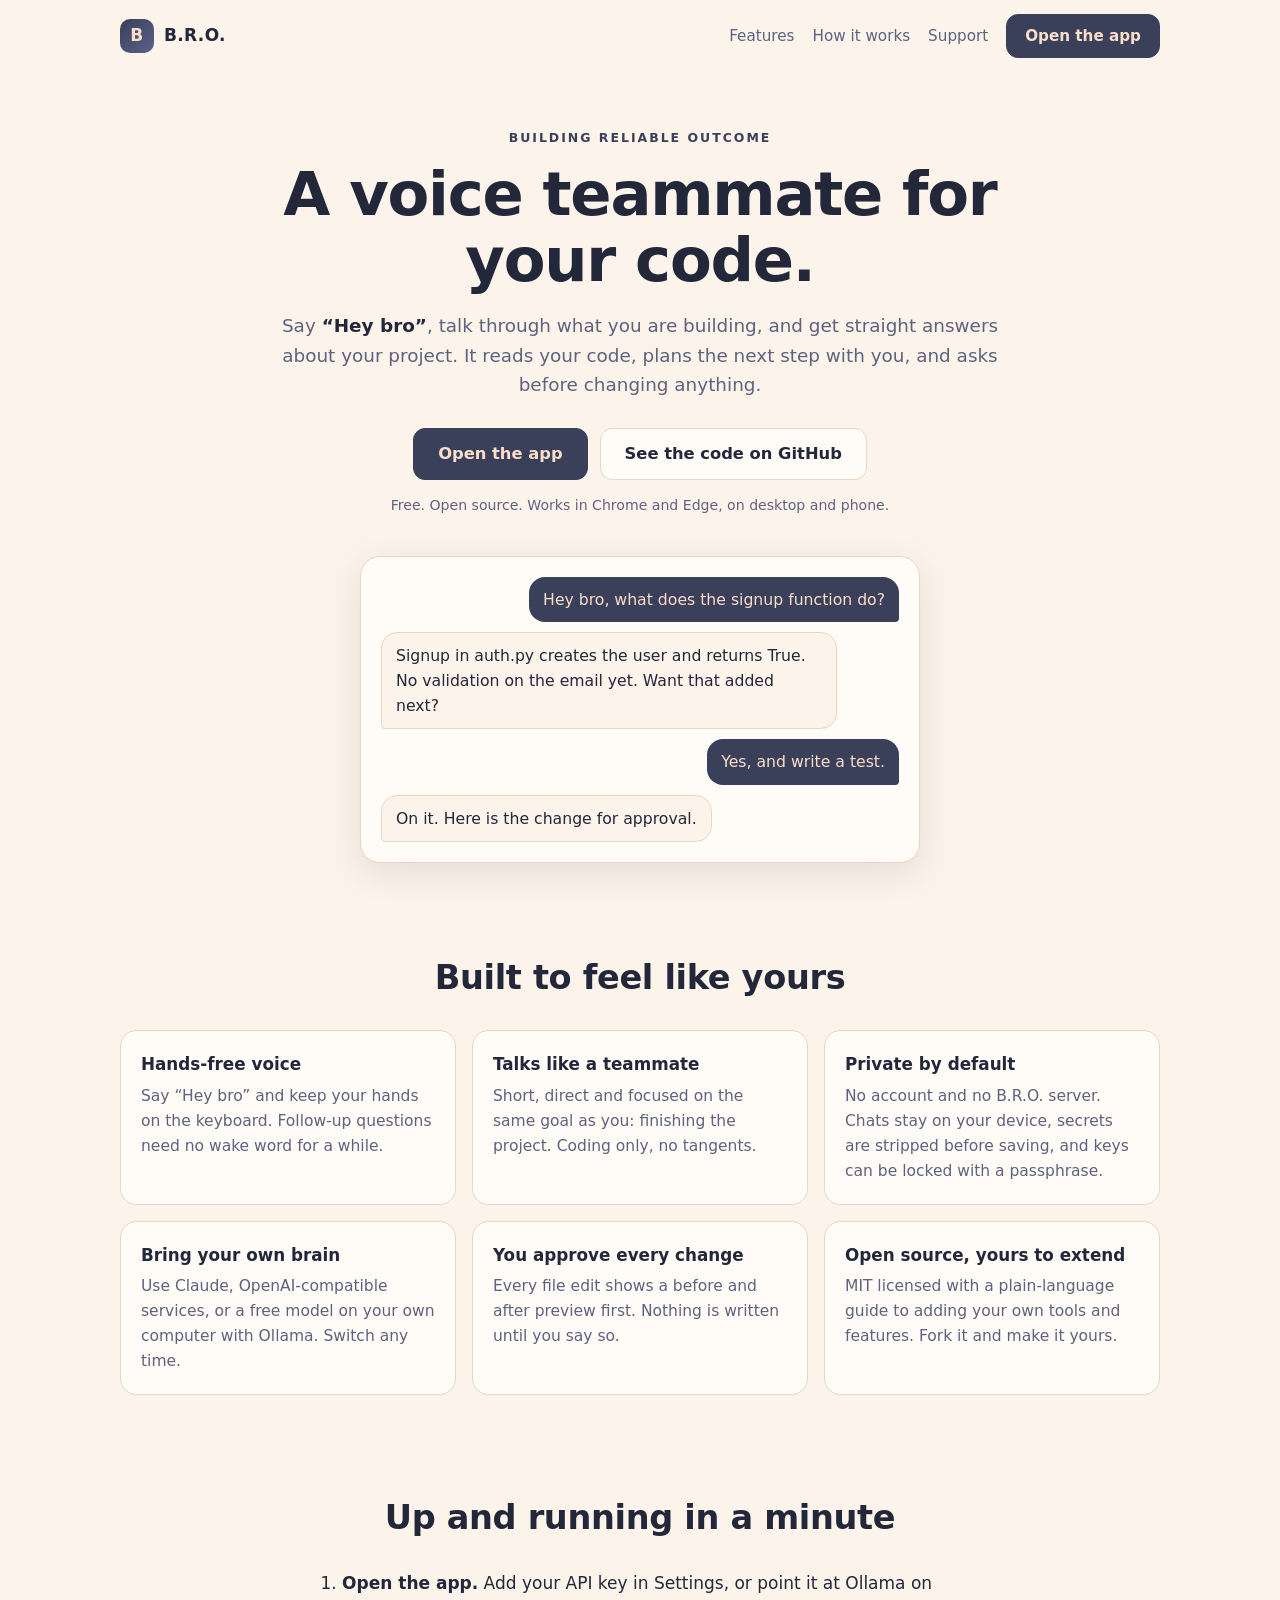
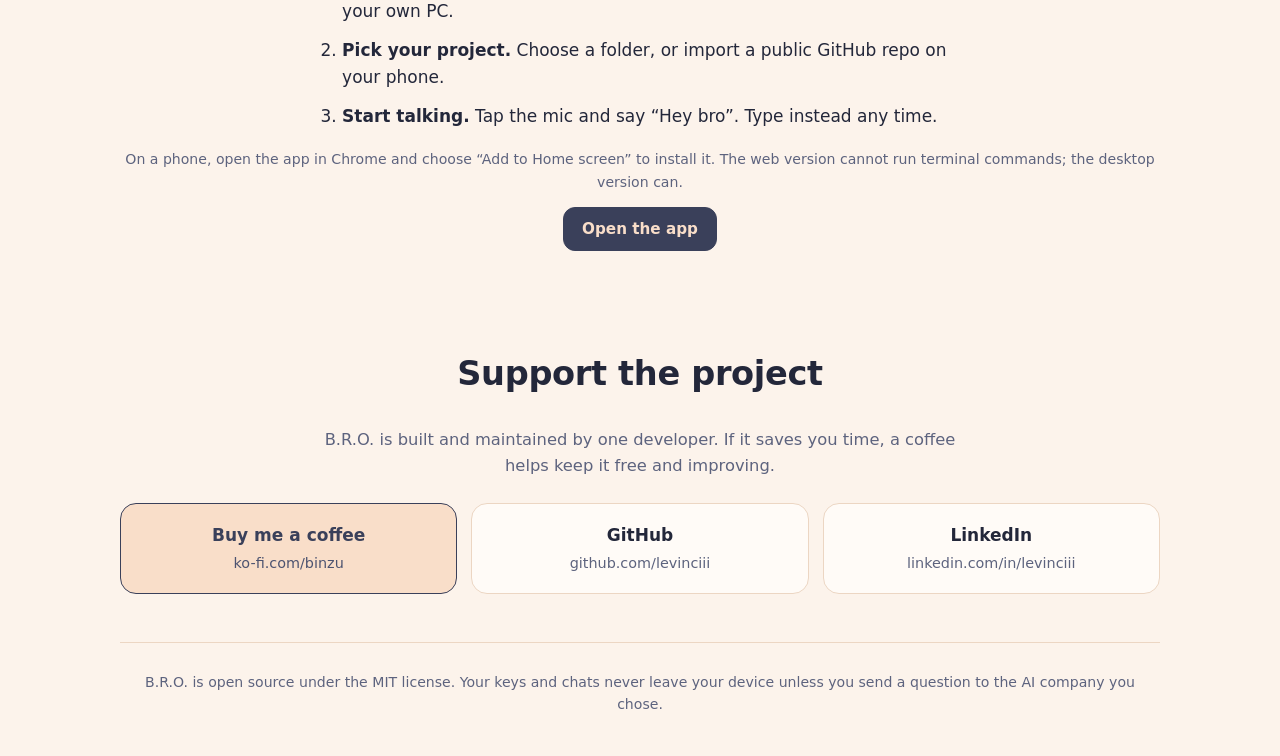
<file: web/index.html>
<!doctype html>
<html lang="en">
<head>
  <meta charset="utf-8">
  <meta name="viewport" content="width=device-width, initial-scale=1">
  <title>B.R.O. - Building Reliable Outcome</title>
  <meta name="description" content="A voice coding teammate. Say &quot;Hey bro&quot;, talk through your project, and get it built. Free, open source and private by default.">
  <meta name="color-scheme" content="light dark">
  <meta name="theme-color" content="#3A405A">
  <link rel="icon" href="favicon.svg" type="image/svg+xml">
  <link rel="manifest" href="manifest.webmanifest">
  <link rel="apple-touch-icon" href="icons/icon-180.png">
  <link rel="stylesheet" href="css/landing.css">
</head>
<body>
  <a class="skip" href="#main">Skip to the content</a>

  <header class="nav">
    <a class="brand" href="./" aria-label="B.R.O. home">
      <span class="logo" aria-hidden="true">B</span>
      <span>B.R.O.</span>
    </a>
    <nav aria-label="Main">
      <a href="#features">Features</a>
      <a href="#how">How it works</a>
      <a href="#support">Support</a>
      <a class="btn primary" href="app">Open the app</a>
    </nav>
  </header>

  <main id="main">
    <section class="hero">
      <p class="eyebrow">Building Reliable Outcome</p>
      <h1>A voice teammate for your code.</h1>
      <p class="lead">
        Say <strong>“Hey bro”</strong>, talk through what you are building, and get straight answers about your project.
        It reads your code, plans the next step with you, and asks before changing anything.
      </p>
      <div class="cta">
        <a class="btn primary big" href="app">Open the app</a>
        <a class="btn big" href="https://github.com/levinciii/BuildingReliableOutcome-B.R.O." target="_blank" rel="noopener noreferrer">See the code on GitHub</a>
      </div>
      <p class="fine">Free. Open source. Works in Chrome and Edge, on desktop and phone.</p>

      <figure class="demo" aria-label="Example conversation">
        <div class="bubble you">Hey bro, what does the signup function do?</div>
        <div class="bubble bro">Signup in auth.py creates the user and returns True. No validation on the email yet. Want that added next?</div>
        <div class="bubble you">Yes, and write a test.</div>
        <div class="bubble bro">On it. Here is the change for approval.</div>
      </figure>
    </section>

    <section id="features" class="section">
      <h2>Built to feel like yours</h2>
      <div class="grid">
        <article class="card">
          <h3>Hands-free voice</h3>
          <p>Say “Hey bro” and keep your hands on the keyboard. Follow-up questions need no wake word for a while.</p>
        </article>
        <article class="card">
          <h3>Talks like a teammate</h3>
          <p>Short, direct and focused on the same goal as you: finishing the project. Coding only, no tangents.</p>
        </article>
        <article class="card">
          <h3>Private by default</h3>
          <p>No account and no B.R.O. server. Chats stay on your device, secrets are stripped before saving, and keys can be locked with a passphrase.</p>
        </article>
        <article class="card">
          <h3>Bring your own brain</h3>
          <p>Use Claude, OpenAI-compatible services, or a free model on your own computer with Ollama. Switch any time.</p>
        </article>
        <article class="card">
          <h3>You approve every change</h3>
          <p>Every file edit shows a before and after preview first. Nothing is written until you say so.</p>
        </article>
        <article class="card">
          <h3>Open source, yours to extend</h3>
          <p>MIT licensed with a plain-language guide to adding your own tools and features. Fork it and make it yours.</p>
        </article>
      </div>
    </section>

    <section id="how" class="section">
      <h2>Up and running in a minute</h2>
      <ol class="steps">
        <li><strong>Open the app.</strong> Add your API key in Settings, or point it at Ollama on your own PC.</li>
        <li><strong>Pick your project.</strong> Choose a folder, or import a public GitHub repo on your phone.</li>
        <li><strong>Start talking.</strong> Tap the mic and say “Hey bro”. Type instead any time.</li>
      </ol>
      <p class="fine">
        On a phone, open the app in Chrome and choose “Add to Home screen” to install it.
        The web version cannot run terminal commands; the desktop version can.
      </p>
      <p><a class="btn primary" href="app">Open the app</a></p>
    </section>

    <section id="support" class="section">
      <h2>Support the project</h2>
      <p class="lead small">
        B.R.O. is built and maintained by one developer. If it saves you time, a coffee helps keep it free and improving.
      </p>
      <div class="links">
        <a class="link-card kofi" href="https://ko-fi.com/binzu" target="_blank" rel="noopener noreferrer">
          <span class="link-title">Buy me a coffee</span>
          <span class="link-sub">ko-fi.com/binzu</span>
        </a>
        <a class="link-card" href="https://github.com/levinciii" target="_blank" rel="noopener noreferrer">
          <span class="link-title">GitHub</span>
          <span class="link-sub">github.com/levinciii</span>
        </a>
        <a class="link-card" href="https://www.linkedin.com/in/levinciii/" target="_blank" rel="noopener noreferrer">
          <span class="link-title">LinkedIn</span>
          <span class="link-sub">linkedin.com/in/levinciii</span>
        </a>
      </div>
    </section>
  </main>

  <footer class="foot">
    <p>B.R.O. is open source under the MIT license. Your keys and chats never leave your device unless you send a question to the AI company you chose.</p>
  </footer>
</body>
</html>
</file>
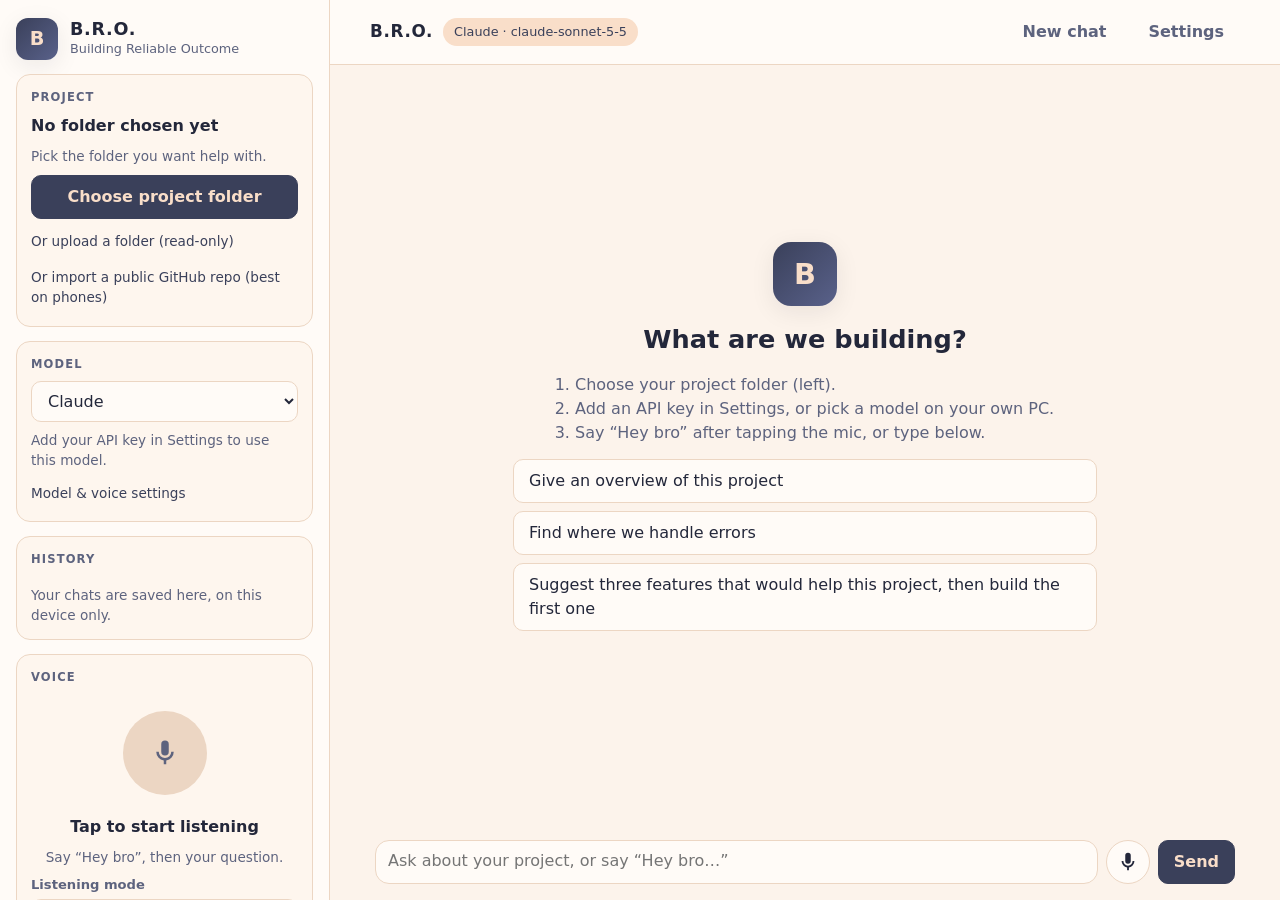
<file: web/app.html>
<!doctype html>
<html lang="en">
<head>
  <meta charset="utf-8">
  <meta name="viewport" content="width=device-width, initial-scale=1">
  <title>B.R.O. - Building Reliable Outcome</title>
  <meta name="description" content="A hands-free voice coding assistant that runs in your browser. Say &quot;Hey bro&quot; and ask about your project.">
  <meta name="color-scheme" content="light dark">
  <link rel="icon" href="favicon.svg" type="image/svg+xml">
  <link rel="manifest" href="manifest.webmanifest">
  <link rel="apple-touch-icon" href="icons/icon-180.png">
  <meta name="theme-color" content="#3A405A">
  <link rel="stylesheet" href="css/styles.css">
  <script type="module" src="js/main.js"></script>
</head>
<body>
  <a class="skip" href="#composer-input">Skip to the message box</a>

  <div class="app" id="app">
    <div class="scrim" id="scrim" hidden></div>

    <aside class="side" id="side" aria-label="Controls">
      <div class="brand">
        <span class="logo" aria-hidden="true">B</span>
        <div>
          <p class="brand-name">B.R.O.</p>
          <p class="brand-sub">Building Reliable Outcome</p>
        </div>
      </div>

      <section class="card" aria-labelledby="h-project">
        <h2 id="h-project">Project</h2>
        <p class="project-name" id="project-name">No folder chosen yet</p>
        <p class="muted small" id="project-meta">Pick the folder you want help with.</p>
        <button class="btn primary block" id="btn-folder" type="button">Choose project folder</button>
        <button class="link small" id="btn-upload" type="button">Or upload a folder (read-only)</button>
        <button class="link small" id="btn-github" type="button">Or import a public GitHub repo (best on phones)</button>
        <input type="file" id="upload-input" webkitdirectory multiple hidden>
        <div class="changes" id="changes" hidden>
          <p class="small"><strong>Files B.R.O. prepared</strong></p>
          <ul id="changes-list"></ul>
        </div>
      </section>

      <section class="card" aria-labelledby="h-model">
        <h2 id="h-model">Model</h2>
        <label class="sr-only" for="model-select">AI model</label>
        <select id="model-select"></select>
        <p class="muted small" id="model-status"></p>
        <button class="link small" id="btn-settings-side" type="button">Model &amp; voice settings</button>
      </section>

      <section class="card" aria-labelledby="h-history">
        <h2 id="h-history">History</h2>
        <ul class="history" id="history-list"></ul>
        <p class="muted small" id="history-empty">Your chats are saved here, on this device only.</p>
      </section>

      <section class="card voice" aria-labelledby="h-voice">
        <h2 id="h-voice">Voice</h2>
        <button class="orb" id="orb" type="button" data-state="off" aria-pressed="false" aria-label="Start listening">
          <span class="orb-ring"></span>
          <span class="orb-core">
            <svg viewBox="0 0 24 24" width="30" height="30" aria-hidden="true" focusable="false"><path fill="currentColor" d="M12 14a3 3 0 0 0 3-3V5a3 3 0 0 0-6 0v6a3 3 0 0 0 3 3zm5-3a5 5 0 0 1-10 0H5a7 7 0 0 0 6 6.92V21h2v-3.08A7 7 0 0 0 19 11h-2z"/></svg>
          </span>
        </button>
        <p class="orb-status" id="orb-status" role="status">Tap to start listening</p>
        <p class="muted small center" id="orb-hint"></p>
        <label class="field">
          <span>Listening mode</span>
          <select id="mode-select">
            <option value="wake">Wake word: say “Hey bro”</option>
            <option value="always">Always listening</option>
            <option value="push">Push to talk</option>
          </select>
        </label>
      </section>

      <p class="privacy small muted">
        Your keys, folder and chats stay in this browser. Your questions and the project text you ask about go to the
        model company you choose. In Chrome, voice recognition is done by Google's speech service.
      </p>
    </aside>

    <main class="main">
      <header class="topbar">
        <button class="icon-btn menu" id="btn-menu" type="button" aria-label="Open controls" aria-expanded="false">
          <svg viewBox="0 0 24 24" width="22" height="22" aria-hidden="true" focusable="false"><path fill="currentColor" d="M3 6h18v2H3zM3 11h18v2H3zM3 16h18v2H3z"/></svg>
        </button>
        <h1>B.R.O.</h1>
        <span class="pill" id="top-model"></span>
        <span class="spacer"></span>
        <button class="btn ghost" id="btn-new" type="button">New chat</button>
        <button class="btn ghost" id="btn-settings" type="button">Settings</button>
      </header>

      <div class="banner" id="banner" hidden></div>

      <div class="messages" id="messages" role="log" aria-live="polite" aria-label="Conversation"></div>

      <form class="composer" id="composer" autocomplete="off">
        <p class="interim" id="interim" aria-hidden="true"></p>
        <div class="composer-row">
          <label class="sr-only" for="composer-input">Message</label>
          <textarea id="composer-input" rows="1" placeholder="Ask about your project, or say “Hey bro…”"></textarea>
          <button type="button" class="icon-btn mic" id="btn-mic" aria-label="Start listening">
            <svg viewBox="0 0 24 24" width="22" height="22" aria-hidden="true" focusable="false"><path fill="currentColor" d="M12 14a3 3 0 0 0 3-3V5a3 3 0 0 0-6 0v6a3 3 0 0 0 3 3zm5-3a5 5 0 0 1-10 0H5a7 7 0 0 0 6 6.92V21h2v-3.08A7 7 0 0 0 19 11h-2z"/></svg>
          </button>
          <button type="submit" class="btn primary" id="btn-send">Send</button>
          <button type="button" class="btn danger" id="btn-stop" hidden>Stop</button>
        </div>
      </form>
    </main>
  </div>

  <dialog id="settings-dialog" aria-labelledby="settings-title">
    <form method="dialog" class="dlg" id="settings-form">
      <header class="dlg-head">
        <h2 id="settings-title">Settings</h2>
        <button class="icon-btn" type="button" id="btn-close-settings" aria-label="Close settings">&times;</button>
      </header>
      <div class="dlg-body">
        <section>
          <h3>Models</h3>
          <p class="muted small">
            Choose which AI answers you. Keys are kept in this browser and sent only to the provider of that model.
            For a model on your own PC, use Ollama (see the README for one setting it needs).
          </p>
          <div id="profiles" class="profiles"></div>
          <button type="button" class="btn" id="btn-add-profile">Add a model</button>
          <label class="check">
            <input type="checkbox" id="remember-keys">
            <span>Remember API keys on this device (otherwise they are forgotten when you close the tab)</span>
          </label>
        </section>
        <section>
          <h3>Privacy and saved chats</h3>
          <p class="muted small">
            Everything below stays on this device. There is no B.R.O. server, so nobody here can see your chats or keys.
          </p>
          <label class="check">
            <input type="checkbox" id="save-chats">
            <span>Save my chats on this device (keys and passwords are removed first)</span>
          </label>
          <label class="check">
            <input type="checkbox" id="lock-keys">
            <span>Lock saved API keys with a passphrase (encrypted on this device)</span>
          </label>
          <label class="field" id="vault-pass-wrap" hidden>
            <span>Passphrase (8 or more characters). It cannot be recovered if forgotten.</span>
            <input id="vault-pass" type="password" autocomplete="new-password">
          </label>
          <div class="row-btns">
            <button type="button" class="btn" id="btn-backup">Back up…</button>
            <button type="button" class="btn" id="btn-restore">Restore…</button>
            <button type="button" class="btn ghost" id="btn-clear-chats">Delete saved chats</button>
          </div>
          <label class="check small">
            <input type="checkbox" id="backup-keys">
            <span>Include API keys in backups (the backup is always encrypted with your passphrase)</span>
          </label>
          <input type="file" id="restore-input" accept=".bro,application/json" hidden>
        </section>
        <section>
          <h3>Voice</h3>
          <div class="grid2">
            <label class="field"><span>Wake words (comma separated)</span><input id="set-wake" type="text"></label>
            <label class="field"><span>Keep listening after an answer (seconds)</span><input id="set-window" type="number" min="5" max="300" step="5"></label>
            <label class="field"><span>Read answers aloud</span>
              <select id="set-speak">
                <option value="voice">When I spoke the question</option>
                <option value="always">Always</option>
                <option value="off">Never</option>
              </select>
            </label>
            <label class="field"><span>Voice</span><select id="set-voice"></select></label>
            <label class="field"><span>Speaking speed</span><input id="set-rate" type="range" min="0.7" max="1.5" step="0.1"></label>
          </div>
        </section>
      </div>
      <footer class="dlg-foot">
        <button type="button" class="btn ghost" id="btn-reset-settings">Reset everything</button>
        <span class="spacer"></span>
        <button class="btn" type="button" id="btn-cancel-settings">Cancel</button>
        <button class="btn primary" value="save">Save</button>
      </footer>
    </form>
  </dialog>

  <dialog id="approve-dialog" aria-labelledby="approve-title">
    <form method="dialog" class="dlg">
      <header class="dlg-head"><h2 id="approve-title">Allow this change?</h2></header>
      <div class="dlg-body">
        <p class="muted" id="approve-summary"></p>
        <div class="diff" id="approve-preview" tabindex="0" role="region" aria-label="Preview of the change"></div>
      </div>
      <footer class="dlg-foot">
        <span class="spacer"></span>
        <button class="btn" value="deny" autofocus>Don't allow</button>
        <button class="btn primary" value="allow">Allow</button>
      </footer>
    </form>
  </dialog>

  <dialog id="gh-dialog" aria-labelledby="gh-title">
    <form method="dialog" class="dlg dlg-small" id="gh-form">
      <header class="dlg-head"><h2 id="gh-title">Import from GitHub</h2></header>
      <div class="dlg-body">
        <p class="muted small">
          Reads a public repository, read-only. Files are fetched from GitHub when needed. No account or token is used,
          so private repositories cannot be reached.
        </p>
        <label class="field"><span>Repository address</span>
          <input id="gh-input" type="text" inputmode="url" autocapitalize="off" autocomplete="off" spellcheck="false" placeholder="https://github.com/owner/repo">
        </label>
        <p class="small fail-text" id="gh-error" role="alert"></p>
      </div>
      <footer class="dlg-foot">
        <span class="spacer"></span>
        <button class="btn" type="button" id="gh-cancel">Cancel</button>
        <button class="btn primary" value="ok" id="gh-ok">Import</button>
      </footer>
    </form>
  </dialog>

  <dialog id="pass-dialog" aria-labelledby="pass-title">
    <form method="dialog" class="dlg dlg-small" id="pass-form">
      <header class="dlg-head"><h2 id="pass-title">Passphrase</h2></header>
      <div class="dlg-body">
        <p class="muted" id="pass-message"></p>
        <label class="field"><span>Passphrase</span><input id="pass-input" type="password" autocomplete="off"></label>
        <label class="field" id="pass-confirm-wrap" hidden><span>Type it again</span><input id="pass-confirm" type="password" autocomplete="off"></label>
        <p class="small fail-text" id="pass-error" role="alert"></p>
      </div>
      <footer class="dlg-foot">
        <span class="spacer"></span>
        <button class="btn" type="button" id="pass-cancel">Cancel</button>
        <button class="btn primary" value="ok" id="pass-ok">Continue</button>
      </footer>
    </form>
  </dialog>

  <div class="toasts" id="toasts" aria-live="polite"></div>
</body>
</html>
</file>
<file: web/css/landing.css>
/* B.R.O. landing page. Light and dark follow your system setting. */
:root {
  color-scheme: light dark;
  --bg: #fcf3eb; --panel: #fffbf7; --ink: #23273a; --muted: #5d637e; --line: #ecd6c3;
  --primary: #3a405a; --secondary: #f9dec9;
  --accent: #3a405a; --accent-ink: #f9dec9; --accent-text: #3a405a;
  --bubble-you: #3a405a; --bubble-you-ink: #f9dec9;
  --logo-a: #3a405a; --logo-b: #59618a; --logo-ink: #f9dec9;
  --shadow: 0 10px 34px rgba(58, 64, 90, 0.12);
  --font: system-ui, -apple-system, 'Segoe UI', Roboto, 'Helvetica Neue', Arial, sans-serif;
}
@media (prefers-color-scheme: dark) {
  :root {
    --bg: #1d2031; --panel: #262a3f; --ink: #f9ebdd; --muted: #b9b7c6; --line: #3a405a;
    --accent: #f9dec9; --accent-ink: #2a2e44; --accent-text: #f9dec9;
    --bubble-you: #f9dec9; --bubble-you-ink: #2a2e44;
    --logo-a: #f9dec9; --logo-b: #e9bfa2; --logo-ink: #2a2e44;
    --shadow: 0 10px 34px rgba(0, 0, 0, 0.4);
  }
}
* { box-sizing: border-box; }
html { scroll-behavior: smooth; }
body { margin: 0; background: var(--bg); color: var(--ink); font: 17px/1.6 var(--font); -webkit-font-smoothing: antialiased; }
h1, h2, h3, p { margin: 0; }
a { color: var(--accent-text); }
:focus-visible { outline: 3px solid var(--accent); outline-offset: 3px; border-radius: 6px; }
.skip { position: absolute; left: 8px; top: -60px; background: var(--accent); color: var(--accent-ink); padding: 8px 12px; border-radius: 8px; z-index: 10; }
.skip:focus { top: 8px; }

.nav { display: flex; align-items: center; justify-content: space-between; gap: 16px; padding: 14px max(16px, calc((100vw - 1040px) / 2)); }
.brand { display: flex; align-items: center; gap: 10px; font-weight: 800; letter-spacing: 0.02em; color: var(--ink); text-decoration: none; }
.logo { display: grid; place-items: center; width: 34px; height: 34px; border-radius: 10px; color: var(--logo-ink); font-weight: 800; background: linear-gradient(135deg, var(--logo-a), var(--logo-b)); }
.nav nav { display: flex; align-items: center; gap: 18px; }
.nav nav a:not(.btn) { color: var(--muted); text-decoration: none; font-size: 0.95rem; }
.nav nav a:not(.btn):hover { color: var(--ink); }

.btn { display: inline-flex; align-items: center; justify-content: center; min-height: 44px; padding: 8px 18px; border-radius: 12px; border: 1px solid var(--line); background: var(--panel); color: var(--ink); text-decoration: none; font-weight: 600; font-size: 0.95rem; }
.btn:hover { border-color: var(--accent); }
.btn.primary { background: var(--accent); border-color: var(--accent); color: var(--accent-ink); }
.btn.big { min-height: 52px; padding: 10px 24px; font-size: 1.02rem; }

main { padding: 0 16px; }
.hero { max-width: 780px; margin: 0 auto; padding: 56px 0 40px; text-align: center; }
.eyebrow { text-transform: uppercase; letter-spacing: 0.16em; font-size: 0.78rem; font-weight: 700; color: var(--accent-text); }
h1 { font-size: clamp(2.3rem, 6vw, 3.8rem); line-height: 1.08; letter-spacing: -0.02em; margin: 14px 0 18px; }
.lead { font-size: 1.15rem; color: var(--muted); max-width: 40em; margin: 0 auto; }
.lead strong { color: var(--ink); }
.lead.small { font-size: 1.02rem; }
.cta { display: flex; flex-wrap: wrap; justify-content: center; gap: 12px; margin-top: 28px; }
.fine { font-size: 0.88rem; color: var(--muted); margin-top: 14px; }

.demo { margin: 40px auto 0; max-width: 560px; display: flex; flex-direction: column; gap: 10px; text-align: left; padding: 20px; background: var(--panel); border: 1px solid var(--line); border-radius: 20px; box-shadow: var(--shadow); }
.bubble { padding: 10px 14px; border-radius: 16px; max-width: 88%; font-size: 0.98rem; }
.bubble.you { align-self: flex-end; background: var(--bubble-you); color: var(--bubble-you-ink); border-bottom-right-radius: 4px; }
.bubble.bro { align-self: flex-start; background: var(--bg); border: 1px solid var(--line); border-bottom-left-radius: 4px; }

.section { max-width: 1040px; margin: 0 auto; padding: 48px 0; }
.section h2 { font-size: clamp(1.6rem, 3.5vw, 2.1rem); letter-spacing: -0.01em; text-align: center; margin-bottom: 26px; }
.grid { display: grid; grid-template-columns: repeat(auto-fit, minmax(270px, 1fr)); gap: 16px; }
.card { background: var(--panel); border: 1px solid var(--line); border-radius: 16px; padding: 20px; }
.card h3 { font-size: 1.05rem; margin-bottom: 6px; }
.card p { color: var(--muted); font-size: 0.97rem; }

.steps { max-width: 640px; margin: 0 auto 18px; padding-left: 1.3em; display: flex; flex-direction: column; gap: 12px; }
#how { text-align: center; }
#how .steps { text-align: left; }
#how p { margin-top: 14px; }

.links { display: grid; grid-template-columns: repeat(auto-fit, minmax(240px, 1fr)); gap: 14px; margin-top: 24px; }
.link-card { display: flex; flex-direction: column; gap: 2px; padding: 18px 20px; background: var(--panel); border: 1px solid var(--line); border-radius: 16px; text-decoration: none; color: var(--ink); }
.link-card:hover { border-color: var(--accent); transform: translateY(-1px); }
.link-card.kofi { border-color: var(--accent); background: var(--secondary); color: #3a405a; }
.link-card.kofi .link-sub { color: #4d5370; }
@media (prefers-color-scheme: dark) { .link-card.kofi { background: var(--primary); color: var(--secondary); } .link-card.kofi .link-sub { color: #e6cdb9; } }
.link-title { font-weight: 700; }
.link-sub { color: var(--muted); font-size: 0.9rem; overflow-wrap: anywhere; }
#support { text-align: center; }

.foot { text-align: center; padding: 28px 16px 40px; color: var(--muted); font-size: 0.88rem; border-top: 1px solid var(--line); max-width: 1040px; margin: 0 auto; }

@media (max-width: 640px) {
  .nav nav a:not(.btn) { display: none; }
  .hero { padding-top: 32px; }
  body { font-size: 16px; }
}
@media (prefers-reduced-motion: reduce) { html { scroll-behavior: auto; } .link-card:hover { transform: none; } }
</file>
<file: web/css/styles.css>
/* B.R.O. web interface. Light and dark follow your system setting. */
:root {
  color-scheme: light dark;
  --bg: #fcf3eb;
  --panel: #fffbf7;
  --card: #fef6ee;
  --ink: #23273a;
  --muted: #5d637e;
  --line: #ecd6c3;
  --primary: #3a405a;
  --secondary: #f9dec9;
  --accent: #3a405a;
  --accent-ink: #f9dec9;
  --accent-text: #3a405a;
  --orb-a: #3a405a;
  --orb-b: #59618a;
  --orb-ink: #f9dec9;
  --speak-a: #f9dec9;
  --speak-b: #f0be9f;
  --speak-ink: #3a405a;
  --good: #15803d;
  --bad: #c62828;
  --warn: #9a4a07;
  --warn-bg: #fdebd6;
  --code-bg: #2a2e44;
  --code-ink: #f9ebdd;
  --add: rgba(21, 128, 61, 0.16);
  --del: rgba(198, 40, 40, 0.16);
  --radius: 14px;
  --shadow: 0 6px 24px rgba(20, 23, 42, 0.08);
  --font: system-ui, -apple-system, 'Segoe UI', Roboto, 'Helvetica Neue', Arial, sans-serif;
  --mono: ui-monospace, 'Cascadia Code', 'SF Mono', Consolas, 'Liberation Mono', monospace;
}

@media (prefers-color-scheme: dark) {
  :root {
    --bg: #1d2031;
    --panel: #262a3f;
    --card: #2b3047;
    --ink: #f9ebdd;
    --muted: #b9b7c6;
    --line: #3a405a;
    --primary: #3a405a;
    --secondary: #f9dec9;
    --accent: #f9dec9;
    --accent-ink: #2a2e44;
    --accent-text: #f9dec9;
    --orb-a: #f9dec9;
    --orb-b: #e9bfa2;
    --orb-ink: #2a2e44;
    --speak-a: #5a628a;
    --speak-b: #3a405a;
    --speak-ink: #f9dec9;
    --good: #4ade80;
    --bad: #ff8a80;
    --warn: #fbbf24;
    --warn-bg: #3a2f22;
    --code-bg: #151826;
    --code-ink: #f9ebdd;
    --add: rgba(74, 222, 128, 0.16);
    --del: rgba(255, 138, 128, 0.16);
    --shadow: 0 6px 24px rgba(0, 0, 0, 0.35);
  }
}

* { box-sizing: border-box; }
[hidden] { display: none !important; }
html, body { height: 100%; }
body { margin: 0; background: var(--bg); color: var(--ink); font: 16px/1.5 var(--font); -webkit-font-smoothing: antialiased; }
h1, h2, h3, p { margin: 0; }
button, input, select, textarea { font: inherit; color: inherit; }
:focus-visible { outline: 3px solid var(--accent); outline-offset: 2px; }

.sr-only { position: absolute; width: 1px; height: 1px; margin: -1px; padding: 0; overflow: hidden; clip: rect(0, 0, 0, 0); border: 0; white-space: nowrap; }
.skip { position: absolute; left: 8px; top: -60px; background: var(--accent); color: var(--accent-ink); padding: 8px 12px; border-radius: 8px; z-index: 100; }
.skip:focus { top: 8px; }
.muted { color: var(--muted); }
.small { font-size: 0.85rem; }
.center { text-align: center; }
.spacer { flex: 1; }

/* ---------- layout ---------- */
.app { display: grid; grid-template-columns: 330px minmax(0, 1fr); height: 100vh; height: 100dvh; }
.side { background: var(--panel); border-right: 1px solid var(--line); padding: 18px 16px; overflow-y: auto; display: flex; flex-direction: column; gap: 14px; }
.main { display: flex; flex-direction: column; min-width: 0; min-height: 0; }

.brand { display: flex; align-items: center; gap: 12px; }
.logo { width: 42px; height: 42px; border-radius: 12px; display: grid; place-items: center; font-weight: 800; font-size: 1.2rem; color: var(--orb-ink); background: linear-gradient(135deg, var(--orb-a), var(--orb-b)); box-shadow: var(--shadow); }
.brand-name { font-weight: 800; font-size: 1.1rem; letter-spacing: 0.04em; line-height: 1.1; }
.brand-sub { color: var(--muted); font-size: 0.8rem; }

.card { background: var(--card); border: 1px solid var(--line); border-radius: var(--radius); padding: 14px; display: flex; flex-direction: column; gap: 8px; }
.card h2 { font-size: 0.72rem; text-transform: uppercase; letter-spacing: 0.1em; color: var(--muted); font-weight: 700; }
.project-name { font-weight: 700; overflow-wrap: anywhere; }
.privacy { padding: 0 4px; line-height: 1.45; }

/* ---------- controls ---------- */
.btn { display: inline-flex; align-items: center; justify-content: center; gap: 8px; padding: 9px 15px; min-height: 40px; border-radius: 10px; border: 1px solid var(--line); background: var(--panel); cursor: pointer; font-weight: 600; transition: background 0.15s, transform 0.05s; }
.btn:hover { background: var(--card); border-color: var(--muted); }
.btn:active { transform: translateY(1px); }
.btn.primary { background: var(--accent); border-color: var(--accent); color: var(--accent-ink); }
.btn.primary:hover { filter: brightness(1.08); }
.btn.danger { background: var(--bad); border-color: var(--bad); color: #fff; }
.btn.ghost { background: transparent; border-color: transparent; color: var(--muted); }
.btn.ghost:hover { background: var(--card); color: var(--ink); }
.btn.block { width: 100%; }
.btn[disabled] { opacity: 0.55; cursor: not-allowed; }
.link { background: none; border: 0; padding: 4px 0; color: var(--accent-text); text-align: left; cursor: pointer; }
.link:hover { text-decoration: underline; }
.icon-btn { width: 44px; height: 44px; border-radius: 50%; border: 1px solid var(--line); background: var(--panel); display: inline-grid; place-items: center; cursor: pointer; flex: none; }
.icon-btn:hover { background: var(--card); }
.icon-btn[data-on='true'] { background: var(--accent); border-color: var(--accent); color: var(--accent-ink); }

select, input[type='text'], input[type='password'], input[type='number'], textarea {
  width: 100%; padding: 9px 12px; border-radius: 10px; border: 1px solid var(--line); background: var(--panel); min-height: 40px;
}
input[type='range'] { width: 100%; accent-color: var(--accent); }
.field { display: flex; flex-direction: column; gap: 4px; }
.field > span { font-size: 0.82rem; color: var(--muted); font-weight: 600; }
.check { display: flex; gap: 10px; align-items: flex-start; font-size: 0.9rem; margin-top: 10px; }
.check input { margin-top: 4px; accent-color: var(--accent); }

/* ---------- the voice orb ---------- */
.orb { position: relative; width: 108px; height: 108px; margin: 4px auto 0; padding: 0; border: 0; background: none; border-radius: 50%; cursor: pointer; }
.orb-ring { position: absolute; inset: 0; border-radius: 50%; border: 3px solid transparent; }
.orb-core { position: absolute; inset: 12px; border-radius: 50%; display: grid; place-items: center; background: var(--line); color: var(--muted); transition: background 0.2s, color 0.2s, transform 0.2s; }
.orb:hover .orb-core { transform: scale(1.04); }
.orb[data-state='listening'] .orb-core { background: linear-gradient(135deg, var(--orb-a), var(--orb-b)); color: var(--orb-ink); }
.orb[data-state='listening'] .orb-ring { border-color: var(--accent); animation: pulse 2s ease-out infinite; }
.orb[data-state='awake'] .orb-core { background: linear-gradient(135deg, #22c55e, #0ea5a4); color: #fff; }
.orb[data-state='awake'] .orb-ring { border-color: #22c55e; animation: pulse 1.4s ease-out infinite; }
.orb[data-state='thinking'] .orb-core { background: linear-gradient(135deg, var(--orb-a), var(--orb-b)); color: var(--orb-ink); }
.orb[data-state='thinking'] .orb-ring { border-top-color: var(--accent); border-right-color: var(--accent); animation: spin 0.9s linear infinite; }
.orb[data-state='speaking'] .orb-core { background: linear-gradient(135deg, var(--speak-a), var(--speak-b)); color: var(--speak-ink); box-shadow: 0 0 0 2px var(--primary); animation: bounce 0.9s ease-in-out infinite; }
.orb-status { text-align: center; font-weight: 700; }

@keyframes pulse { 0% { transform: scale(0.92); opacity: 0.9; } 100% { transform: scale(1.12); opacity: 0; } }
@keyframes spin { to { transform: rotate(360deg); } }
@keyframes bounce { 50% { transform: scale(1.08); } }

/* ---------- top bar and banner ---------- */
.topbar { display: flex; align-items: center; gap: 10px; padding: 10px clamp(14px, 4vw, 40px); border-bottom: 1px solid var(--line); background: var(--panel); }
.topbar h1 { font-size: 1.05rem; letter-spacing: 0.04em; }
.pill { padding: 3px 10px; border-radius: 999px; background: var(--card); border: 1px solid var(--line); font-size: 0.8rem; color: var(--muted); max-width: 40vw; overflow: hidden; text-overflow: ellipsis; white-space: nowrap; }
.menu { display: none; }
.banner { margin: 12px clamp(14px, 4vw, 40px) 0; padding: 10px 14px; border-radius: 12px; border: 1px solid var(--warn); background: var(--warn-bg); font-size: 0.92rem; }

/* ---------- conversation ---------- */
.messages { flex: 1; min-height: 0; overflow-y: auto; padding: 20px clamp(14px, 4vw, 40px); display: flex; flex-direction: column; gap: 14px; }
.msg { display: flex; width: 100%; max-width: 860px; margin: 0 auto; }
.msg.user { justify-content: flex-end; }
.bubble { max-width: min(100%, 700px); padding: 10px 14px; border-radius: 16px; line-height: 1.55; overflow-wrap: anywhere; }
.user .bubble { background: var(--accent); color: var(--accent-ink); border-bottom-right-radius: 6px; white-space: pre-wrap; }
.assistant .bubble { background: var(--panel); border: 1px solid var(--line); border-bottom-left-radius: 6px; box-shadow: var(--shadow); }
.assistant.error .bubble { border-color: var(--bad); }
.system { max-width: 860px; width: 100%; margin: 0 auto; text-align: center; color: var(--muted); font-size: 0.85rem; }

.md > :first-child { margin-top: 0; }
.md > :last-child { margin-bottom: 0; }
.md p { margin: 0.5em 0; }
.md .md-h { font-weight: 700; }
.md ul, .md ol { margin: 0.5em 0; padding-left: 1.4em; }
.md code { font-family: var(--mono); font-size: 0.88em; background: var(--card); border: 1px solid var(--line); padding: 1px 5px; border-radius: 6px; }
.md a { color: var(--accent-text); }
.code { margin: 0.7em 0; border-radius: 10px; overflow: hidden; background: var(--code-bg); color: var(--code-ink); }
.code-bar { display: flex; justify-content: space-between; align-items: center; padding: 6px 10px; font-size: 0.75rem; color: #d9c7b8; background: rgba(249, 222, 201, 0.08); }
.copy { background: transparent; color: inherit; border: 1px solid rgba(249, 222, 201, 0.3); border-radius: 6px; padding: 2px 8px; cursor: pointer; font-size: 0.75rem; }
.copy:hover { background: rgba(249, 222, 201, 0.14); }
.code pre { margin: 0; padding: 12px 14px; overflow-x: auto; font: 0.85rem/1.5 var(--mono); }
.md .code code { background: none; border: 0; padding: 0; color: inherit; font-size: inherit; }

.tools { display: flex; flex-wrap: wrap; gap: 6px; max-width: 860px; width: 100%; margin: 0 auto; }
.chip { display: inline-flex; align-items: center; gap: 7px; padding: 4px 11px; border: 1px solid var(--line); border-radius: 999px; background: var(--panel); color: var(--muted); font-size: 0.82rem; }
.chip::before { content: ''; width: 9px; height: 9px; border-radius: 50%; background: var(--accent); animation: bounce 0.9s ease-in-out infinite; }
.chip[data-state='ok']::before { background: var(--good); animation: none; }
.chip[data-state='fail']::before { background: var(--bad); animation: none; }

.typing { display: inline-flex; gap: 5px; padding: 12px 14px; border-radius: 16px; background: var(--panel); border: 1px solid var(--line); }
.typing span { width: 7px; height: 7px; border-radius: 50%; background: var(--muted); animation: blink 1.2s infinite ease-in-out; }
.typing span:nth-child(2) { animation-delay: 0.2s; }
.typing span:nth-child(3) { animation-delay: 0.4s; }
@keyframes blink { 0%, 80%, 100% { opacity: 0.25; } 40% { opacity: 1; } }

.welcome { margin: auto; max-width: 600px; text-align: center; display: flex; flex-direction: column; gap: 14px; padding: 24px 8px; align-items: center; }
.welcome h2 { font-size: 1.6rem; }
.welcome .logo { width: 64px; height: 64px; font-size: 1.8rem; border-radius: 18px; }
.suggestions { display: flex; flex-direction: column; gap: 8px; width: 100%; }
.suggestions .btn { justify-content: flex-start; text-align: left; font-weight: 500; }
.steps { text-align: left; padding-left: 1.2em; margin: 0; color: var(--muted); }

/* ---------- composer ---------- */
.composer { padding: 8px clamp(14px, 4vw, 40px) 16px; background: var(--bg); }
.interim { max-width: 860px; margin: 0 auto 6px; min-height: 1.3em; color: var(--muted); font-size: 0.88rem; font-style: italic; }
.composer-row { display: flex; gap: 8px; align-items: flex-end; max-width: 860px; margin: 0 auto; }
.composer textarea { flex: 1; resize: none; min-height: 44px; max-height: 160px; line-height: 1.4; border-radius: 14px; }

/* ---------- dialogs ---------- */
dialog { border: 1px solid var(--line); border-radius: 18px; background: var(--panel); color: var(--ink); padding: 0; width: min(760px, 94vw); box-shadow: 0 20px 60px rgba(29, 32, 49, 0.35); }
dialog::backdrop { background: rgba(29, 32, 49, 0.62); }
.dlg { display: flex; flex-direction: column; max-height: min(88vh, 780px); }
.dlg-head, .dlg-foot { display: flex; align-items: center; gap: 10px; padding: 14px 18px; }
.dlg-head { border-bottom: 1px solid var(--line); }
.dlg-foot { border-top: 1px solid var(--line); }
.dlg-head h2 { font-size: 1.1rem; flex: 1; }
.dlg-body { padding: 14px 18px; overflow: auto; display: flex; flex-direction: column; gap: 22px; }
.dlg-body h3 { font-size: 1rem; margin-bottom: 4px; }
.grid2 { display: grid; grid-template-columns: repeat(2, minmax(0, 1fr)); gap: 12px; margin-top: 10px; }
.profiles { display: flex; flex-direction: column; gap: 10px; margin: 12px 0; }
.profile { border: 1px solid var(--line); border-radius: 12px; padding: 12px; background: var(--card); display: flex; flex-direction: column; gap: 10px; }
.profile-top { display: flex; align-items: center; gap: 10px; flex-wrap: wrap; }
.profile-top .radio { display: inline-flex; gap: 6px; align-items: center; font-weight: 600; font-size: 0.88rem; }
.profile-top .radio input { accent-color: var(--accent); }
.profile-fields { display: grid; grid-template-columns: repeat(2, minmax(0, 1fr)); gap: 10px; }
.profile .test-result { font-size: 0.85rem; }
.profile .test-result.ok { color: var(--good); }
.profile .test-result.fail { color: var(--bad); }

.diff { font: 0.82rem/1.5 var(--mono); max-height: 46vh; overflow: auto; border: 1px solid var(--line); border-radius: 10px; background: var(--card); margin-top: 8px; }
.diff div { padding: 1px 10px; white-space: pre-wrap; overflow-wrap: anywhere; }
.diff .add { background: var(--add); }
.diff .del { background: var(--del); }
.diff .gap { color: var(--muted); text-align: center; }

.changes ul { list-style: none; margin: 6px 0 0; padding: 0; display: flex; flex-direction: column; gap: 6px; }
.changes li { display: flex; align-items: center; justify-content: space-between; gap: 8px; font-size: 0.85rem; overflow-wrap: anywhere; }
.changes .btn { min-height: 32px; padding: 4px 10px; }

.toasts { position: fixed; left: 50%; top: 14px; transform: translateX(-50%); display: flex; flex-direction: column; gap: 8px; z-index: 50; width: min(520px, 92vw); pointer-events: none; }
.toast { background: var(--ink); color: var(--bg); padding: 10px 14px; border-radius: 12px; box-shadow: var(--shadow); font-size: 0.92rem; pointer-events: auto; }
.toast.error { background: var(--bad); color: #fff; }

/* ---------- small screens ---------- */
.scrim { position: fixed; inset: 0; background: rgba(29, 32, 49, 0.55); z-index: 19; }
@media (max-width: 860px) {
  .app { grid-template-columns: minmax(0, 1fr); }
  .side { position: fixed; z-index: 20; inset: 0 auto 0 0; width: min(88vw, 350px); transform: translateX(-102%); transition: transform 0.22s ease; box-shadow: var(--shadow); }
  .side.open { transform: none; }
  .menu { display: inline-grid; }
  .pill { max-width: 32vw; }
  .grid2, .profile-fields { grid-template-columns: minmax(0, 1fr); }
  .btn.ghost { padding: 9px 10px; }
}

@media (prefers-reduced-motion: reduce) {
  *, *::before, *::after { animation: none !important; transition: none !important; scroll-behavior: auto !important; }
}

/* ---------- history, privacy, passphrase ---------- */
.history { list-style: none; margin: 0; padding: 0; display: flex; flex-direction: column; gap: 4px; max-height: 190px; overflow: auto; }
.history li { display: flex; align-items: center; gap: 4px; }
.history .open { flex: 1; min-width: 0; text-align: left; background: none; border: 1px solid transparent; border-radius: 8px; padding: 6px 8px; cursor: pointer; display: flex; flex-direction: column; }
.history .open:hover, .history .open[aria-current="true"] { background: var(--panel); border-color: var(--line); }
.history .title { font-size: 0.9rem; overflow: hidden; text-overflow: ellipsis; white-space: nowrap; }
.history .when { font-size: 0.75rem; color: var(--muted); }
.history .del { background: none; border: 0; color: var(--muted); cursor: pointer; font-size: 1.1rem; line-height: 1; padding: 6px 8px; border-radius: 8px; }
.history .del:hover { color: var(--bad); background: var(--panel); }
.row-btns { display: flex; flex-wrap: wrap; gap: 8px; margin-top: 10px; }
.dlg-small { max-width: 440px; }
#pass-dialog { width: min(440px, 94vw); }
.fail-text { color: var(--bad); min-height: 1.2em; }

/* ---------- brand: primary #3A405A, secondary #F9DEC9 ---------- */
.pill { background: var(--secondary); color: var(--primary); border-color: transparent; }
.history .open:hover, .history .open[aria-current="true"] { background: var(--secondary); color: var(--primary); }
.history .open:hover .when, .history .open[aria-current="true"] .when { color: var(--primary); }
@media (prefers-color-scheme: dark) {
  .pill { background: var(--primary); color: var(--secondary); }
  .history .open:hover, .history .open[aria-current="true"] { background: var(--primary); color: var(--secondary); }
  .history .open:hover .when, .history .open[aria-current="true"] .when { color: var(--secondary); }
}
</file>
